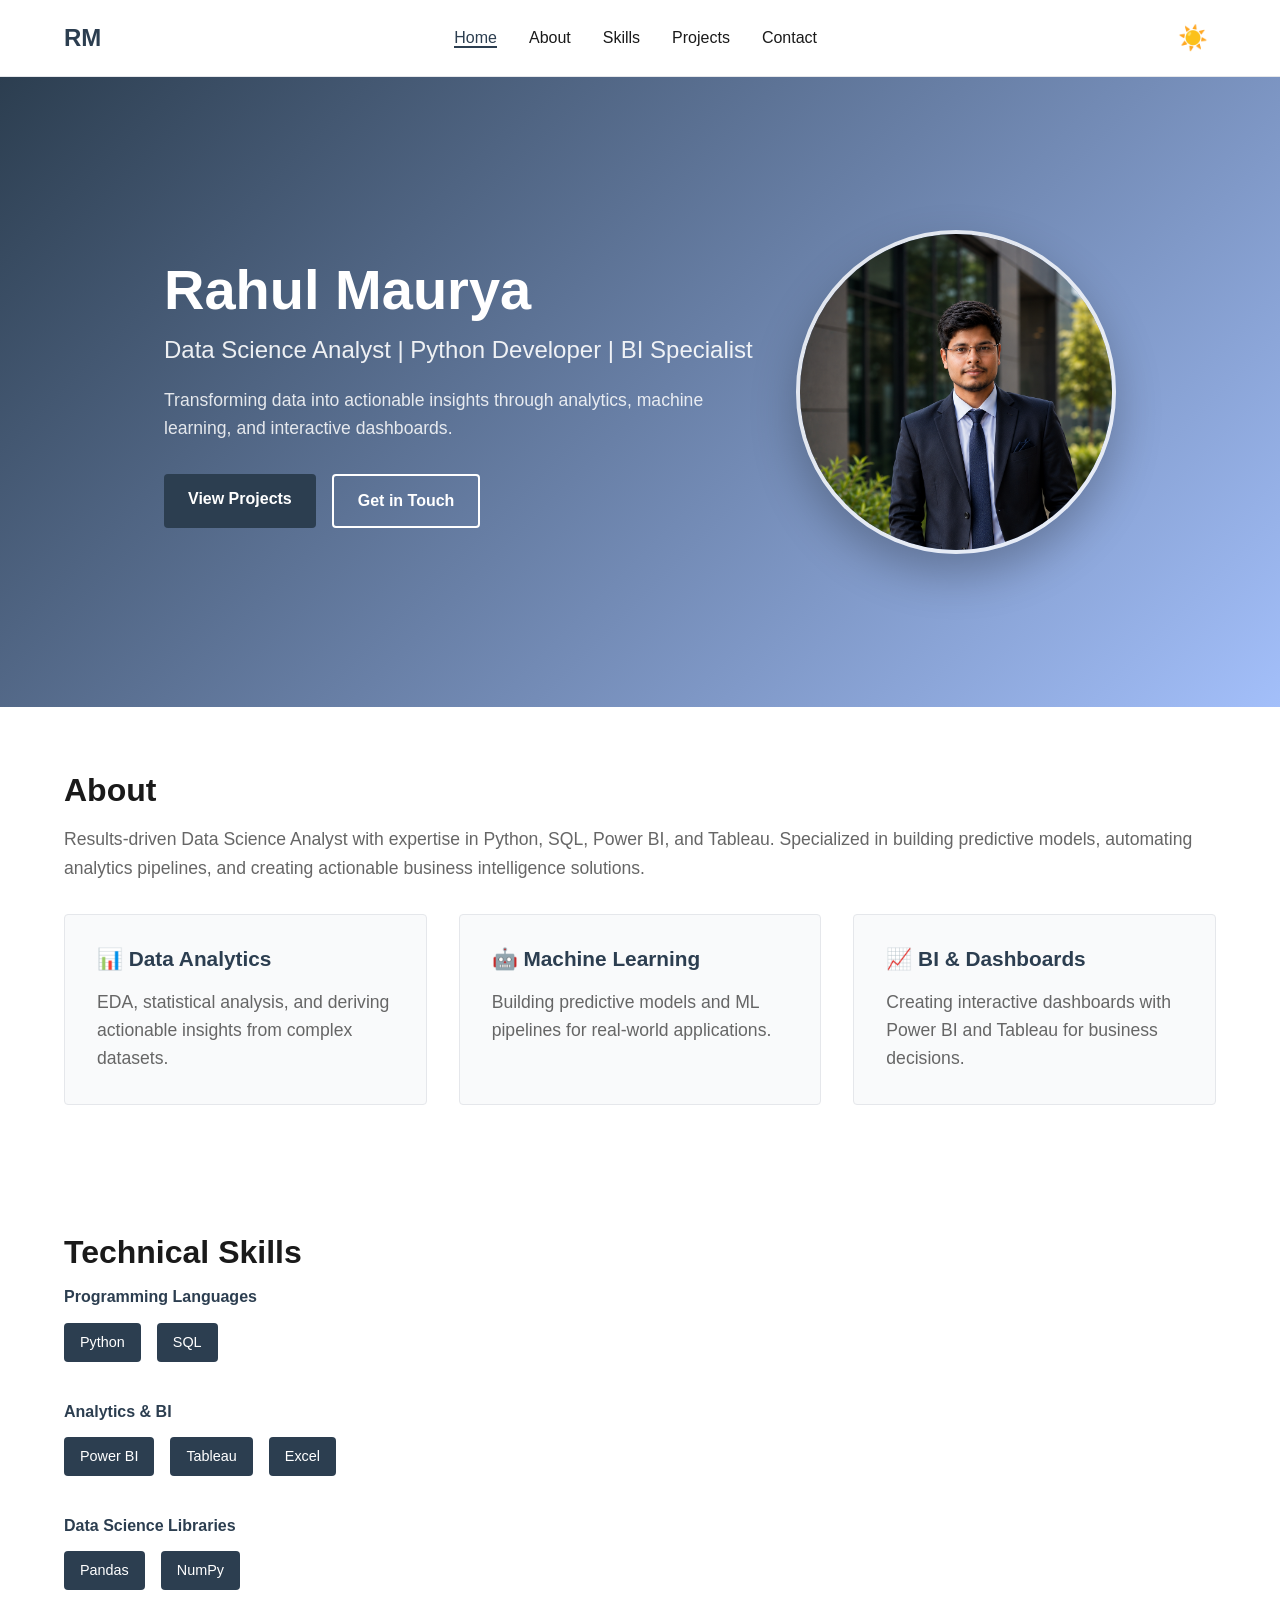
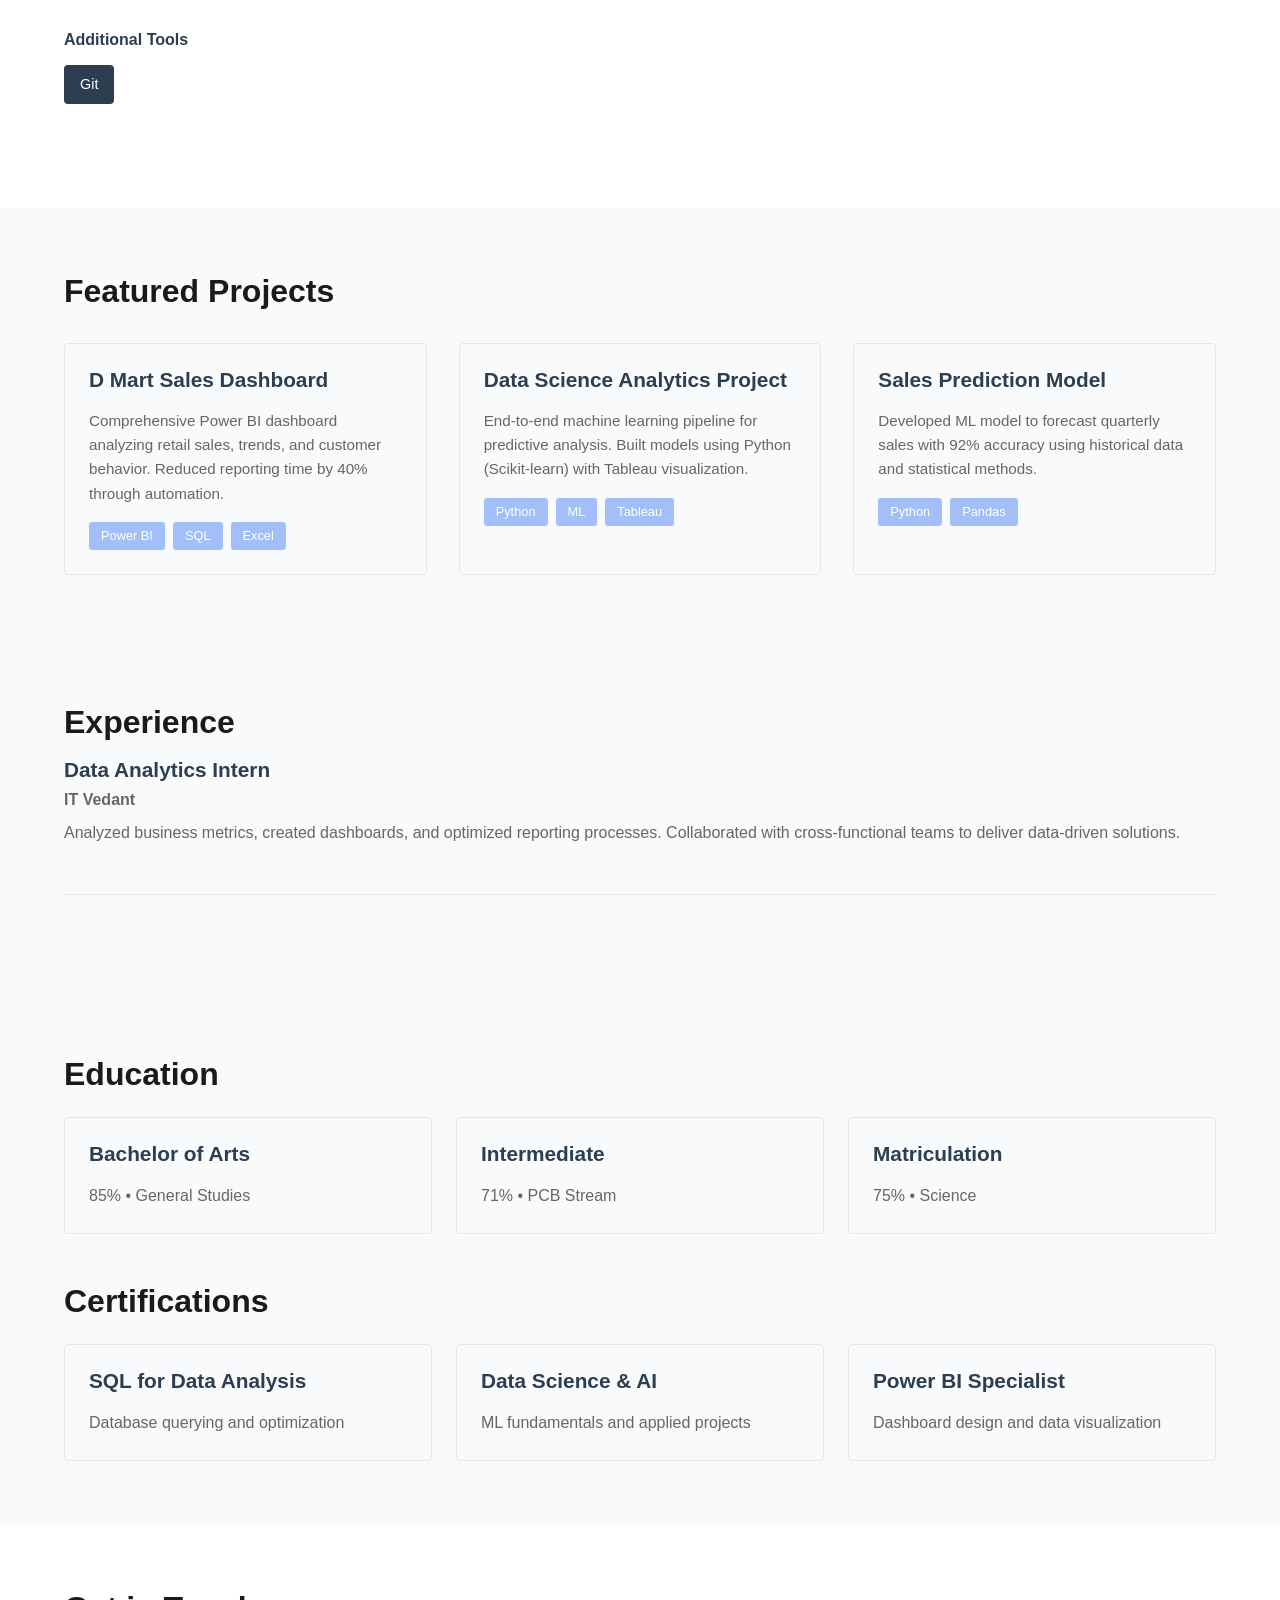
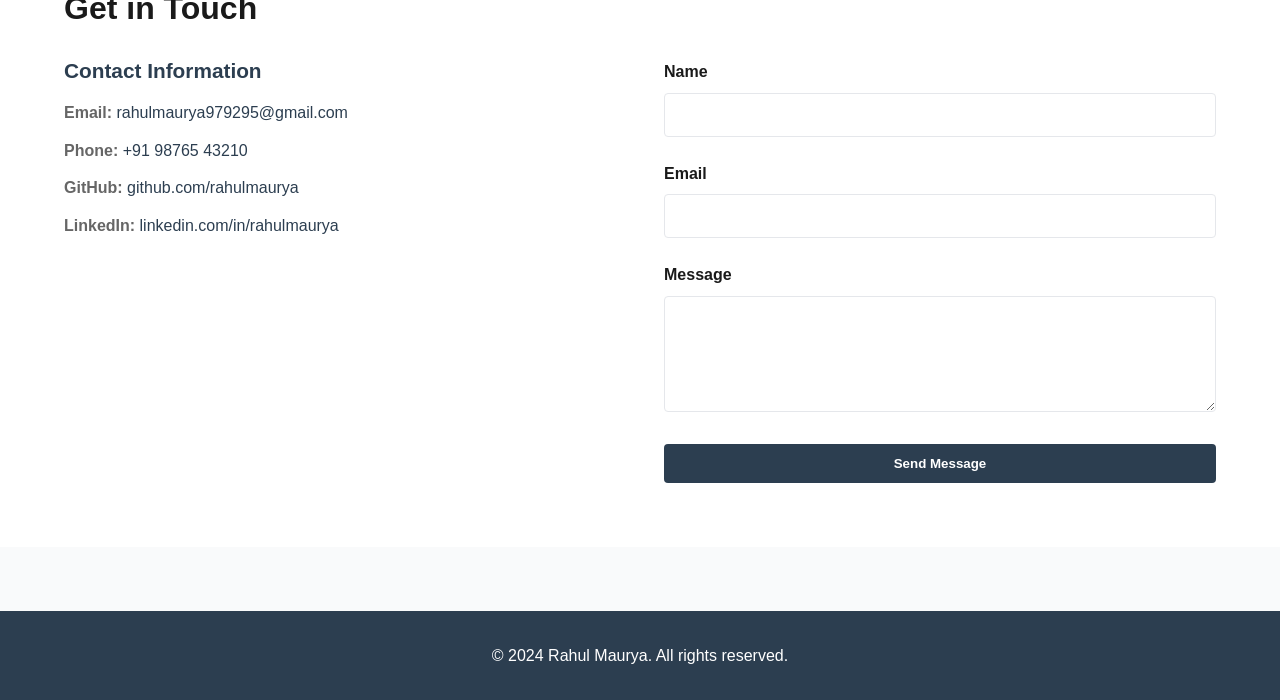
<file: index.html>
<!DOCTYPE html>
<html lang="en">
<head>
    <meta charset="UTF-8">
    <meta name="viewport" content="width=device-width, initial-scale=1.0">
    <meta name="description" content="Rahul Maurya - Data Science Analyst & Python Developer. Portfolio showcasing data analytics projects, machine learning models, and business intelligence dashboards.">
    <meta name="theme-color" content="#2C3E50">

    <title>Rahul Maurya | Data Science Analyst | Portfolio</title>
    <link rel="stylesheet" href="assets/css/minimal.css">
</head>
<body>
    <!-- Navigation -->
    <nav class="navbar">
        <div class="nav-container">
            <a href="#home" class="logo">RM</a>
            <ul class="nav-menu">
                <li><a href="#home" class="nav-link">Home</a></li>
                <li><a href="#about" class="nav-link">About</a></li>
                <li><a href="#skills" class="nav-link">Skills</a></li>
                <li><a href="#projects" class="nav-link">Projects</a></li>
                <li><a href="#contact" class="nav-link">Contact</a></li>
            </ul>
            <button id="theme-toggle" class="theme-btn" aria-label="Toggle theme">☀️</button>
        </div>
    </nav>

    <!-- Hero Section -->
    <section id="home" class="hero">
        <div class="container">
            <div class="hero-content">
                <h1>Rahul Maurya</h1>
                <p class="subtitle">Data Science Analyst | Python Developer | BI Specialist</p>
                <p class="description">Transforming data into actionable insights through analytics, machine learning, and interactive dashboards.</p>
                <div class="cta-buttons">
                    <a href="#projects" class="btn btn-primary">View Projects</a>
                    <a href="#contact" class="btn btn-secondary">Get in Touch</a>
                </div>
            </div>
            <div class="hero-photo">
                <img src="assets/images/about/ChatGPT%20Image%20May%2019%2C%202026%2C%2003_12_46%20PM.png" alt="Rahul Maurya profile photo">
            </div>
        </div>
    </section>

    <!-- About Section -->
    <section id="about" class="about">
        <div class="container">
            <h2>About</h2>
            <p>Results-driven Data Science Analyst with expertise in Python, SQL, Power BI, and Tableau. Specialized in building predictive models, automating analytics pipelines, and creating actionable business intelligence solutions.</p>
            
            <div class="skills-grid">
                <div class="skill-card">
                    <h3>📊 Data Analytics</h3>
                    <p>EDA, statistical analysis, and deriving actionable insights from complex datasets.</p>
                </div>
                <div class="skill-card">
                    <h3>🤖 Machine Learning</h3>
                    <p>Building predictive models and ML pipelines for real-world applications.</p>
                </div>
                <div class="skill-card">
                    <h3>📈 BI & Dashboards</h3>
                    <p>Creating interactive dashboards with Power BI and Tableau for business decisions.</p>
                </div>
            </div>
        </div>
    </section>

    <!-- Skills Section -->
    <section id="skills" class="skills">
        <div class="container">
            <h2>Technical Skills</h2>
            
            <div class="skill-category">
                <h3>Programming Languages</h3>
                <div class="skill-list">
                    <span class="skill-tag">Python</span>
                    <span class="skill-tag">SQL</span>
                   
                </div>
            </div>

            <div class="skill-category">
                <h3>Analytics & BI</h3>
                <div class="skill-list">
                    <span class="skill-tag">Power BI</span>
                    <span class="skill-tag">Tableau</span>
                    <span class="skill-tag">Excel</span>
                </div>
            </div>

            <div class="skill-category">
                <h3>Data Science Libraries</h3>
                <div class="skill-list">
                    <span class="skill-tag">Pandas</span>
                    <span class="skill-tag">NumPy</span>
                    
                </div>
            </div>

            <div class="skill-category">
                <h3>Additional Tools</h3>
                <div class="skill-list">
                    <span class="skill-tag">Git</span>
                    
                </div>
            </div>
        </div>
    </section>

    <!-- Projects Section -->
    <section id="projects" class="projects">
        <div class="container">
            <h2>Featured Projects</h2>
            
            <div class="project-grid">
                <article class="project-card">
                    <h3>D Mart Sales Dashboard</h3>
                    <p>Comprehensive Power BI dashboard analyzing retail sales, trends, and customer behavior. Reduced reporting time by 40% through automation.</p>
                    <div class="project-tags">
                        <span>Power BI</span>
                        <span>SQL</span>
                        <span>Excel</span>
                    </div>
                </article>

                <article class="project-card">
                    <h3>Data Science Analytics Project</h3>
                    <p>End-to-end machine learning pipeline for predictive analysis. Built models using Python (Scikit-learn) with Tableau visualization.</p>
                    <div class="project-tags">
                        <span>Python</span>
                        <span>ML</span>
                        <span>Tableau</span>
                    </div>
                </article>

                <article class="project-card">
                    <h3>Sales Prediction Model</h3>
                    <p>Developed ML model to forecast quarterly sales with 92% accuracy using historical data and statistical methods.</p>
                    <div class="project-tags">
                        <span>Python</span>
                        <span>Pandas</span>
                        
                    </div>
                </article>
            </div>
        </div>
    </section>

    <!-- Experience Section -->
    <section id="experience" class="experience">
        <div class="container">
            <h2>Experience</h2>
            
            <article class="exp-item">
                <div class="exp-header">
                    <h3>Data Analytics Intern</h3>
                    <p class="exp-company">IT Vedant</p>
                </div>
                <p class="exp-description">Analyzed business metrics, created dashboards, and optimized reporting processes. Collaborated with cross-functional teams to deliver data-driven solutions.</p>
            </article>
        </div>
    </section>

    <!-- Education Section -->
    <section id="education" class="education">
        <div class="container">
            <h2>Education</h2>
            
            <div class="edu-grid">
                <article class="edu-item">
                    <h3>Bachelor of Arts</h3>
                    <p>85% • General Studies</p>
                </article>
                <article class="edu-item">
                    <h3>Intermediate</h3>
                    <p>71% • PCB Stream</p>
                </article>
                <article class="edu-item">
                    <h3>Matriculation</h3>
                    <p>75% • Science</p>
                </article>
            </div>

            <h2 style="margin-top: 3rem;">Certifications</h2>
            <div class="cert-grid">
                <article class="cert-item">
                    <h3>SQL for Data Analysis</h3>
                    <p>Database querying and optimization</p>
                </article>
                <article class="cert-item">
                    <h3>Data Science & AI</h3>
                    <p>ML fundamentals and applied projects</p>
                </article>
                <article class="cert-item">
                    <h3>Power BI Specialist</h3>
                    <p>Dashboard design and data visualization</p>
                </article>
            </div>
        </div>
    </section>

    <!-- Contact Section -->
    <section id="contact" class="contact">
        <div class="container">
            <h2>Get in Touch</h2>
            
            <div class="contact-wrapper">
                <div class="contact-info">
                    <h3>Contact Information</h3>
                    <p><strong>Email:</strong> <a href="mailto:rahulmaurya979295@gmail.com">rahulmaurya979295@gmail.com</a></p>
                    <p><strong>Phone:</strong> <a href="tel:+919876543210">+91 98765 43210</a></p>
                    <p><strong>GitHub:</strong> <a href="https://github.com/rahulmaurya" target="_blank" rel="noopener noreferrer">github.com/rahulmaurya</a></p>
                    <p><strong>LinkedIn:</strong> <a href="https://linkedin.com/in/rahulmaurya" target="_blank" rel="noopener noreferrer">linkedin.com/in/rahulmaurya</a></p>
                </div>

                <form class="contact-form" id="contact-form">
                    <div class="form-group">
                        <label for="name">Name</label>
                        <input type="text" id="name" name="name" required>
                    </div>
                    <div class="form-group">
                        <label for="email">Email</label>
                        <input type="email" id="email" name="email" required>
                    </div>
                    <div class="form-group">
                        <label for="message">Message</label>
                        <textarea id="message" name="message" rows="5" required></textarea>
                    </div>
                    <button type="submit" class="btn btn-primary">Send Message</button>
                </form>
            </div>
        </div>
    </section>

    <!-- Footer -->
    <footer class="footer">
        <div class="container">
            <p>&copy; 2024 Rahul Maurya. All rights reserved.</p>
        </div>
    </footer>

    <script src="assets/js/minimal.js"></script>
</body>
</html>
</file>
<file: assets/css/minimal.css>
/* ============================================
   MINIMAL PORTFOLIO STYLESHEET
   Clean, professional, zero unnecessary styles
   ============================================ */

:root {
    /* Colors: 1 Primary + 1 Accent Only */
    --primary: #2C3E50;
    --accent: #A3BFFA;
    --text: #1A1A1A;
    --text-muted: #666;
    --bg: #F9FAFB;
    --surface: #FFFFFF;
    --border: #E5E7EB;
    
    /* Dark Mode */
    --bg-dark: #1A1A1A;
    --text-dark: #F9FAFB;
    --surface-dark: #2D2D2D;
}

/* Reset & Base Styles */
* {
    margin: 0;
    padding: 0;
    box-sizing: border-box;
}

html {
    scroll-behavior: smooth;
}

body {
    font-family: -apple-system, BlinkMacSystemFont, 'Segoe UI', Roboto, sans-serif;
    color: var(--text);
    background: var(--bg);
    line-height: 1.6;
    transition: background 0.3s, color 0.3s;
}

body.dark {
    background: var(--bg-dark);
    color: var(--text-dark);
}

/* Container */
.container {
    max-width: 1200px;
    margin: 0 auto;
    padding: 0 1.5rem;
}

/* Typography */
h1, h2, h3 {
    font-weight: 700;
    line-height: 1.2;
    margin-bottom: 1rem;
}

h1 {
    font-size: 3rem;
}

h2 {
    font-size: 2rem;
}

h3 {
    font-size: 1.3rem;
}

p {
    color: var(--text-muted);
    margin-bottom: 1rem;
}

a {
    color: var(--primary);
    text-decoration: none;
    transition: color 0.2s;
}

a:hover {
    color: var(--accent);
}

body.dark a {
    color: var(--accent);
}

body.dark a:hover {
    color: var(--primary);
}

/* ============================================
   Navigation
   ============================================ */

.navbar {
    background: var(--surface);
    border-bottom: 1px solid var(--border);
    position: sticky;
    top: 0;
    z-index: 100;
    transition: background 0.3s;
}

body.dark .navbar {
    background: var(--surface-dark);
    border-color: #404040;
}

.nav-container {
    max-width: 1200px;
    margin: 0 auto;
    padding: 1rem 1.5rem;
    display: flex;
    justify-content: space-between;
    align-items: center;
}

.logo {
    font-size: 1.5rem;
    font-weight: 700;
    color: var(--primary);
}

.nav-menu {
    display: flex;
    list-style: none;
    gap: 2rem;
}

.nav-link {
    color: var(--text);
    transition: color 0.2s;
}

body.dark .nav-link {
    color: var(--text-dark);
}

.nav-link:hover {
    color: var(--primary);
}

.theme-btn {
    background: transparent;
    border: none;
    font-size: 1.5rem;
    cursor: pointer;
    padding: 0.5rem;
}

@media (max-width: 768px) {
    .nav-menu {
        gap: 1rem;
        font-size: 0.9rem;
    }

    h1 {
        font-size: 2rem;
    }

    h2 {
        font-size: 1.5rem;
    }
}

/* ============================================
   Sections
   ============================================ */

section {
    padding: 4rem 0;
}

body.dark section {
    background: var(--bg-dark);
}

#about, #skills, #contact {
    background: var(--surface);
}

body.dark #about,
body.dark #skills,
body.dark #contact {
    background: var(--surface-dark);
}

/* ============================================
   Hero Section
   ============================================ */

.hero {
    display: flex;
    align-items: center;
    min-height: 70vh;
    background: linear-gradient(135deg, var(--primary) 0%, var(--accent) 100%);
    color: white;
}

.hero h1 {
    font-size: 3.5rem;
    margin-bottom: 0.5rem;
}

.hero .subtitle {
    font-size: 1.5rem;
    color: rgba(255, 255, 255, 0.9);
    margin-bottom: 1rem;
}

.hero .description {
    font-size: 1.1rem;
    color: rgba(255, 255, 255, 0.85);
    max-width: 600px;
    margin-bottom: 2rem;
}

.hero .container {
    display: flex;
    align-items: center;
    justify-content: space-between;
    gap: 2rem;
}

.hero-content {
    max-width: 600px;
}

.hero-photo {
    flex: 0 0 320px;
    display: flex;
    justify-content: center;
}

.hero-photo img {
    width: 100%;
    max-width: 320px;
    border-radius: 50%;
    border: 4px solid rgba(255, 255, 255, 0.8);
    box-shadow: 0 20px 45px rgba(0, 0, 0, 0.25);
}

.cta-buttons {
    display: flex;
    gap: 1rem;
    flex-wrap: wrap;
}

@media (max-width: 900px) {
    .hero .container {
        flex-direction: column;
        align-items: center;
        text-align: center;
    }

    .hero-content {
        max-width: 100%;
    }

    .hero-photo {
        width: 100%;
        flex: none;
    }

    .hero-photo img {
        max-width: 240px;
    }
}

@media (max-width: 600px) {
    .hero h1 {
        font-size: 2.5rem;
    }

    .hero .subtitle {
        font-size: 1.2rem;
    }
}


/* ============================================
   Buttons
   ============================================ */

.btn {
    padding: 0.75rem 1.5rem;
    border: none;
    border-radius: 4px;
    font-weight: 600;
    cursor: pointer;
    transition: all 0.2s;
    text-decoration: none;
    display: inline-block;
}

.btn-primary {
    background: var(--primary);
    color: white;
}

.btn-primary:hover {
    background: #1A252F;
    transform: translateY(-2px);
}

.btn-secondary {
    background: transparent;
    color: var(--primary);
    border: 2px solid var(--primary);
}

.btn-secondary:hover {
    background: var(--primary);
    color: white;
}

.hero .btn-primary,
.hero .btn-secondary {
    color: white;
    border-color: white;
}

.hero .btn-secondary {
    background: transparent;
    color: white;
}

.hero .btn-secondary:hover {
    background: white;
    color: var(--primary);
}

/* ============================================
   About Section
   ============================================ */

.about p {
    font-size: 1.1rem;
    margin-bottom: 2rem;
}

.skills-grid {
    display: grid;
    grid-template-columns: repeat(auto-fit, minmax(250px, 1fr));
    gap: 2rem;
    margin-top: 2rem;
}

.skill-card {
    padding: 2rem;
    border-radius: 4px;
    background: var(--bg);
    border: 1px solid var(--border);
    transition: transform 0.2s, box-shadow 0.2s;
}

body.dark .skill-card {
    background: #2D2D2D;
    border-color: #404040;
}

.skill-card:hover {
    transform: translateY(-4px);
    box-shadow: 0 4px 12px rgba(0, 0, 0, 0.1);
}

body.dark .skill-card:hover {
    box-shadow: 0 4px 12px rgba(0, 0, 0, 0.3);
}

.skill-card h3 {
    color: var(--primary);
}

.skill-card p {
    color: var(--text-muted);
    margin: 0;
}

/* ============================================
   Skills Section
   ============================================ */

.skill-category {
    margin-bottom: 2.5rem;
}

.skill-category h3 {
    font-size: 1rem;
    margin-bottom: 1rem;
    color: var(--primary);
}

.skill-list {
    display: flex;
    flex-wrap: wrap;
    gap: 1rem;
}

.skill-tag {
    padding: 0.5rem 1rem;
    background: var(--primary);
    color: white;
    border-radius: 4px;
    font-size: 0.9rem;
    font-weight: 500;
}

/* ============================================
   Projects Section
   ============================================ */

.project-grid {
    display: grid;
    grid-template-columns: repeat(auto-fit, minmax(300px, 1fr));
    gap: 2rem;
    margin-top: 2rem;
}

.project-card {
    padding: 1.5rem;
    background: var(--bg);
    border: 1px solid var(--border);
    border-radius: 4px;
    transition: transform 0.2s, box-shadow 0.2s;
}

body.dark .project-card {
    background: var(--surface-dark);
    border-color: #404040;
}

.project-card:hover {
    transform: translateY(-4px);
    box-shadow: 0 4px 12px rgba(0, 0, 0, 0.1);
}

body.dark .project-card:hover {
    box-shadow: 0 4px 12px rgba(0, 0, 0, 0.3);
}

.project-card h3 {
    color: var(--primary);
}

.project-card p {
    color: var(--text-muted);
    font-size: 0.95rem;
}

.project-tags {
    display: flex;
    flex-wrap: wrap;
    gap: 0.5rem;
    margin-top: 1rem;
}

.project-tags span {
    font-size: 0.8rem;
    background: var(--accent);
    color: white;
    padding: 0.25rem 0.75rem;
    border-radius: 3px;
}

/* ============================================
   Experience & Education
   ============================================ */

.exp-item {
    margin-bottom: 2rem;
    padding-bottom: 2rem;
    border-bottom: 1px solid var(--border);
}

body.dark .exp-item {
    border-color: #404040;
}

.exp-header {
    margin-bottom: 0.5rem;
}

.exp-header h3 {
    margin-bottom: 0.25rem;
    color: var(--primary);
}

.exp-company {
    font-weight: 600;
    color: var(--text-muted);
    margin-bottom: 0.5rem;
}

.exp-description {
    color: var(--text-muted);
}

.edu-grid, .cert-grid {
    display: grid;
    grid-template-columns: repeat(auto-fit, minmax(250px, 1fr));
    gap: 1.5rem;
    margin-top: 1.5rem;
}

.edu-item, .cert-item {
    padding: 1.5rem;
    background: var(--bg);
    border: 1px solid var(--border);
    border-radius: 4px;
}

body.dark .edu-item,
body.dark .cert-item {
    background: var(--surface-dark);
    border-color: #404040;
}

.edu-item h3, .cert-item h3 {
    color: var(--primary);
}

.edu-item p, .cert-item p {
    color: var(--text-muted);
    margin: 0;
}

/* ============================================
   Contact Section
   ============================================ */

.contact-wrapper {
    display: grid;
    grid-template-columns: 1fr 1fr;
    gap: 3rem;
    margin-top: 2rem;
}

@media (max-width: 768px) {
    .contact-wrapper {
        grid-template-columns: 1fr;
        gap: 2rem;
    }
}

.contact-info h3 {
    color: var(--primary);
    margin-bottom: 1rem;
}

.contact-info p {
    margin-bottom: 0.75rem;
}

.contact-form {
    display: flex;
    flex-direction: column;
}

.form-group {
    margin-bottom: 1.5rem;
}

.form-group label {
    display: block;
    margin-bottom: 0.5rem;
    font-weight: 600;
    color: var(--text);
}

body.dark .form-group label {
    color: var(--text-dark);
}

.form-group input,
.form-group textarea {
    width: 100%;
    padding: 0.75rem;
    border: 1px solid var(--border);
    border-radius: 4px;
    font-family: inherit;
    font-size: 1rem;
    transition: border-color 0.2s;
    background: var(--surface);
    color: var(--text);
}

body.dark .form-group input,
body.dark .form-group textarea {
    background: var(--surface-dark);
    border-color: #404040;
    color: var(--text-dark);
}

.form-group input:focus,
.form-group textarea:focus {
    outline: none;
    border-color: var(--accent);
}

/* ============================================
   Footer
   ============================================ */

.footer {
    background: var(--primary);
    color: white;
    text-align: center;
    padding: 2rem 0;
    margin-top: 4rem;
}

body.dark .footer {
    background: #1A252F;
}

.footer p {
    color: white;
    margin: 0;
}

/* ============================================
   Dark Mode
   ============================================ */

body.dark section {
    background: var(--bg-dark);
}

body.dark #about,
body.dark #skills,
body.dark #education,
body.dark #contact {
    background: var(--surface-dark);
}

/* ============================================
   Responsive Design
   ============================================ */

@media (max-width: 768px) {
    section {
        padding: 3rem 0;
    }

    .nav-menu {
        gap: 1rem;
    }

    .hero {
        min-height: 60vh;
    }

    .hero h1 {
        font-size: 2.5rem;
    }

    .skills-grid {
        grid-template-columns: 1fr;
    }

    .project-grid {
        grid-template-columns: 1fr;
    }
}
</file>
